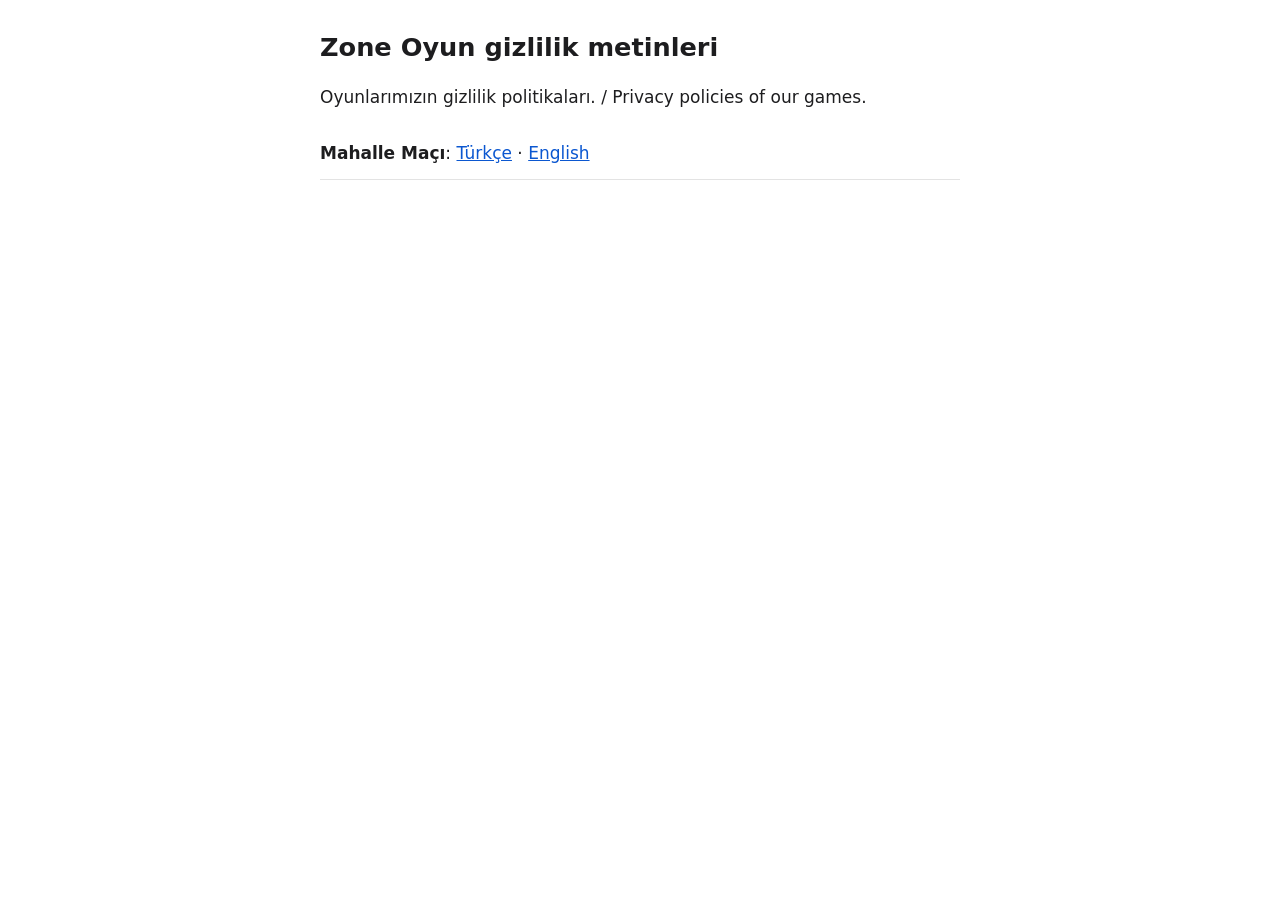
<file: index.html>
<!doctype html>
<html lang="tr">
<head>
<meta charset="utf-8">
<meta name="viewport" content="width=device-width, initial-scale=1">
<title>Zone Oyun gizlilik metinleri</title>
<link rel="stylesheet" href="stil.css">
</head>
<body>
<main>
<h1>Zone Oyun gizlilik metinleri</h1>
<p>Oyunlarımızın gizlilik politikaları. / Privacy policies of our games.</p>
<ul class="oyunlar">
<li><strong>Mahalle Maçı</strong>: <a href="mahalle-maci/">Türkçe</a> · <a href="mahalle-maci/en.html" hreflang="en" lang="en">English</a></li>
</ul>
</main>
</body>
</html>
</file>
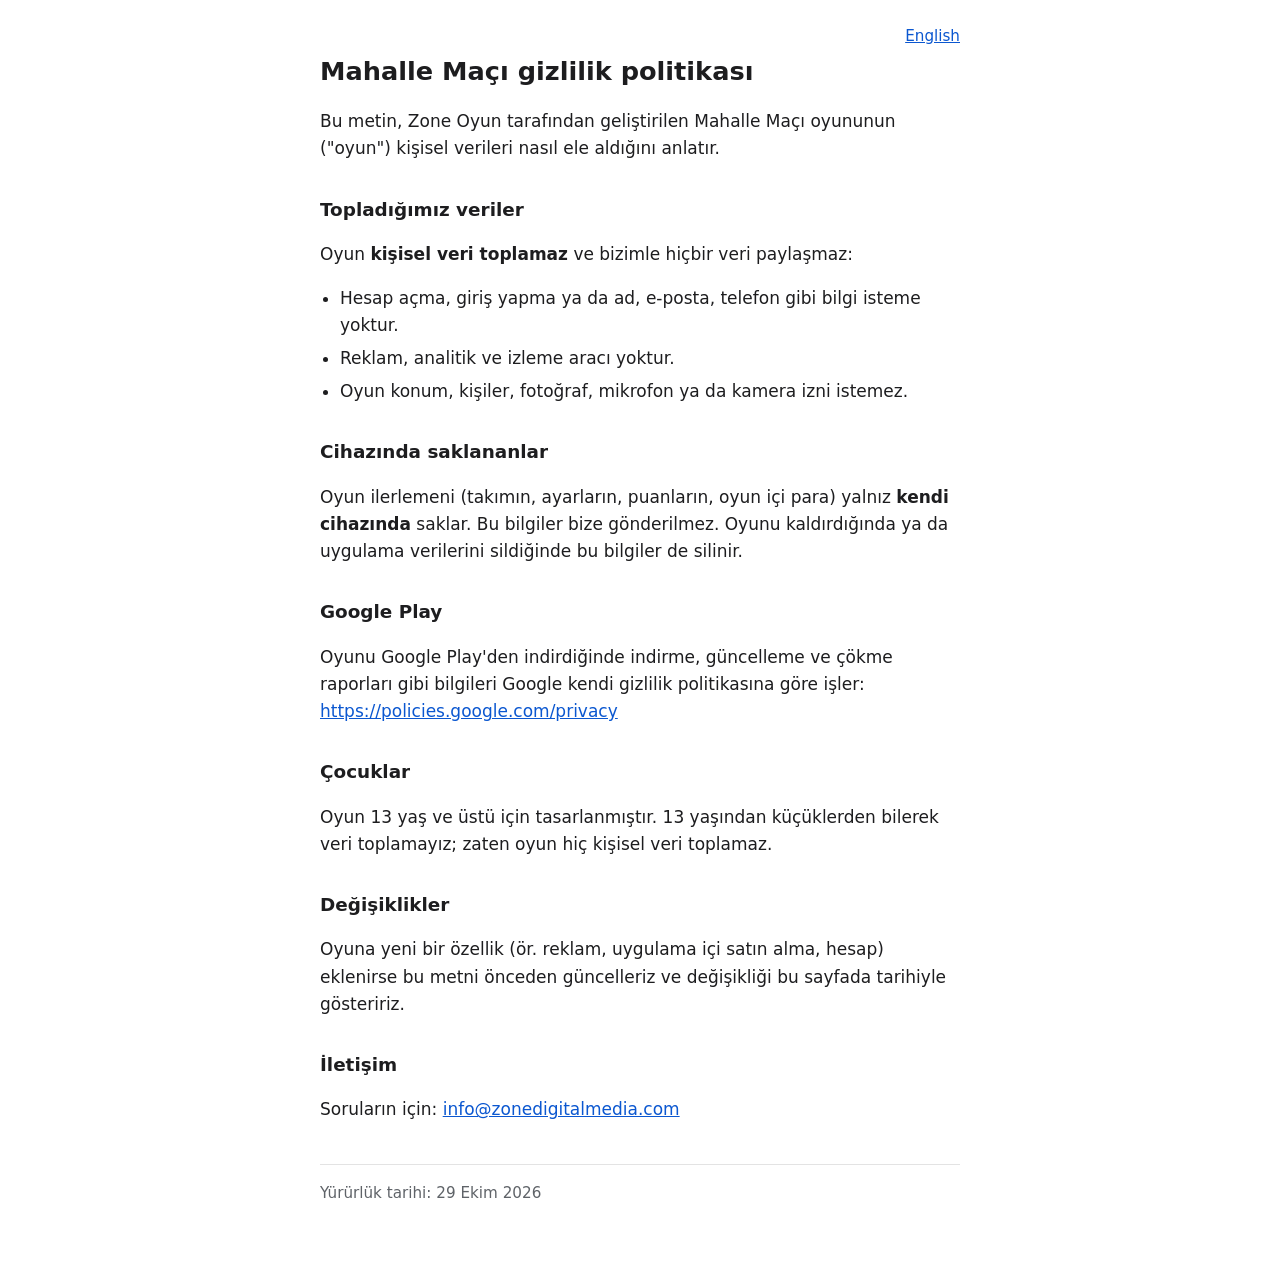
<file: mahalle-maci/index.html>
<!doctype html>
<html lang="tr">
<head>
<meta charset="utf-8">
<meta name="viewport" content="width=device-width, initial-scale=1">
<title>Mahalle Maçı gizlilik politikası</title>
<link rel="stylesheet" href="../stil.css">
</head>
<body>
<main>
<p class="dil"><a href="en.html" hreflang="en" lang="en">English</a></p>
<h1>Mahalle Maçı gizlilik politikası</h1>
<p>Bu metin, Zone Oyun tarafından geliştirilen Mahalle Maçı oyununun ("oyun") kişisel verileri nasıl ele aldığını anlatır.</p>
<h2>Topladığımız veriler</h2>
<p>Oyun <strong>kişisel veri toplamaz</strong> ve bizimle hiçbir veri paylaşmaz:</p>
<ul>
<li>Hesap açma, giriş yapma ya da ad, e-posta, telefon gibi bilgi isteme yoktur.</li>
<li>Reklam, analitik ve izleme aracı yoktur.</li>
<li>Oyun konum, kişiler, fotoğraf, mikrofon ya da kamera izni istemez.</li>
</ul>
<h2>Cihazında saklananlar</h2>
<p>Oyun ilerlemeni (takımın, ayarların, puanların, oyun içi para) yalnız <strong>kendi cihazında</strong> saklar. Bu bilgiler bize gönderilmez. Oyunu kaldırdığında ya da uygulama verilerini sildiğinde bu bilgiler de silinir.</p>
<h2>Google Play</h2>
<p>Oyunu Google Play'den indirdiğinde indirme, güncelleme ve çökme raporları gibi bilgileri Google kendi gizlilik politikasına göre işler: <a href="https://policies.google.com/privacy">https://policies.google.com/privacy</a></p>
<h2>Çocuklar</h2>
<p>Oyun 13 yaş ve üstü için tasarlanmıştır. 13 yaşından küçüklerden bilerek veri toplamayız; zaten oyun hiç kişisel veri toplamaz.</p>
<h2>Değişiklikler</h2>
<p>Oyuna yeni bir özellik (ör. reklam, uygulama içi satın alma, hesap) eklenirse bu metni önceden güncelleriz ve değişikliği bu sayfada tarihiyle gösteririz.</p>
<h2>İletişim</h2>
<p>Soruların için: <a href="mailto:info@zonedigitalmedia.com">info@zonedigitalmedia.com</a></p>
<p class="yururluk">Yürürlük tarihi: 29 Ekim 2026</p>
</main>
</body>
</html>
</file>
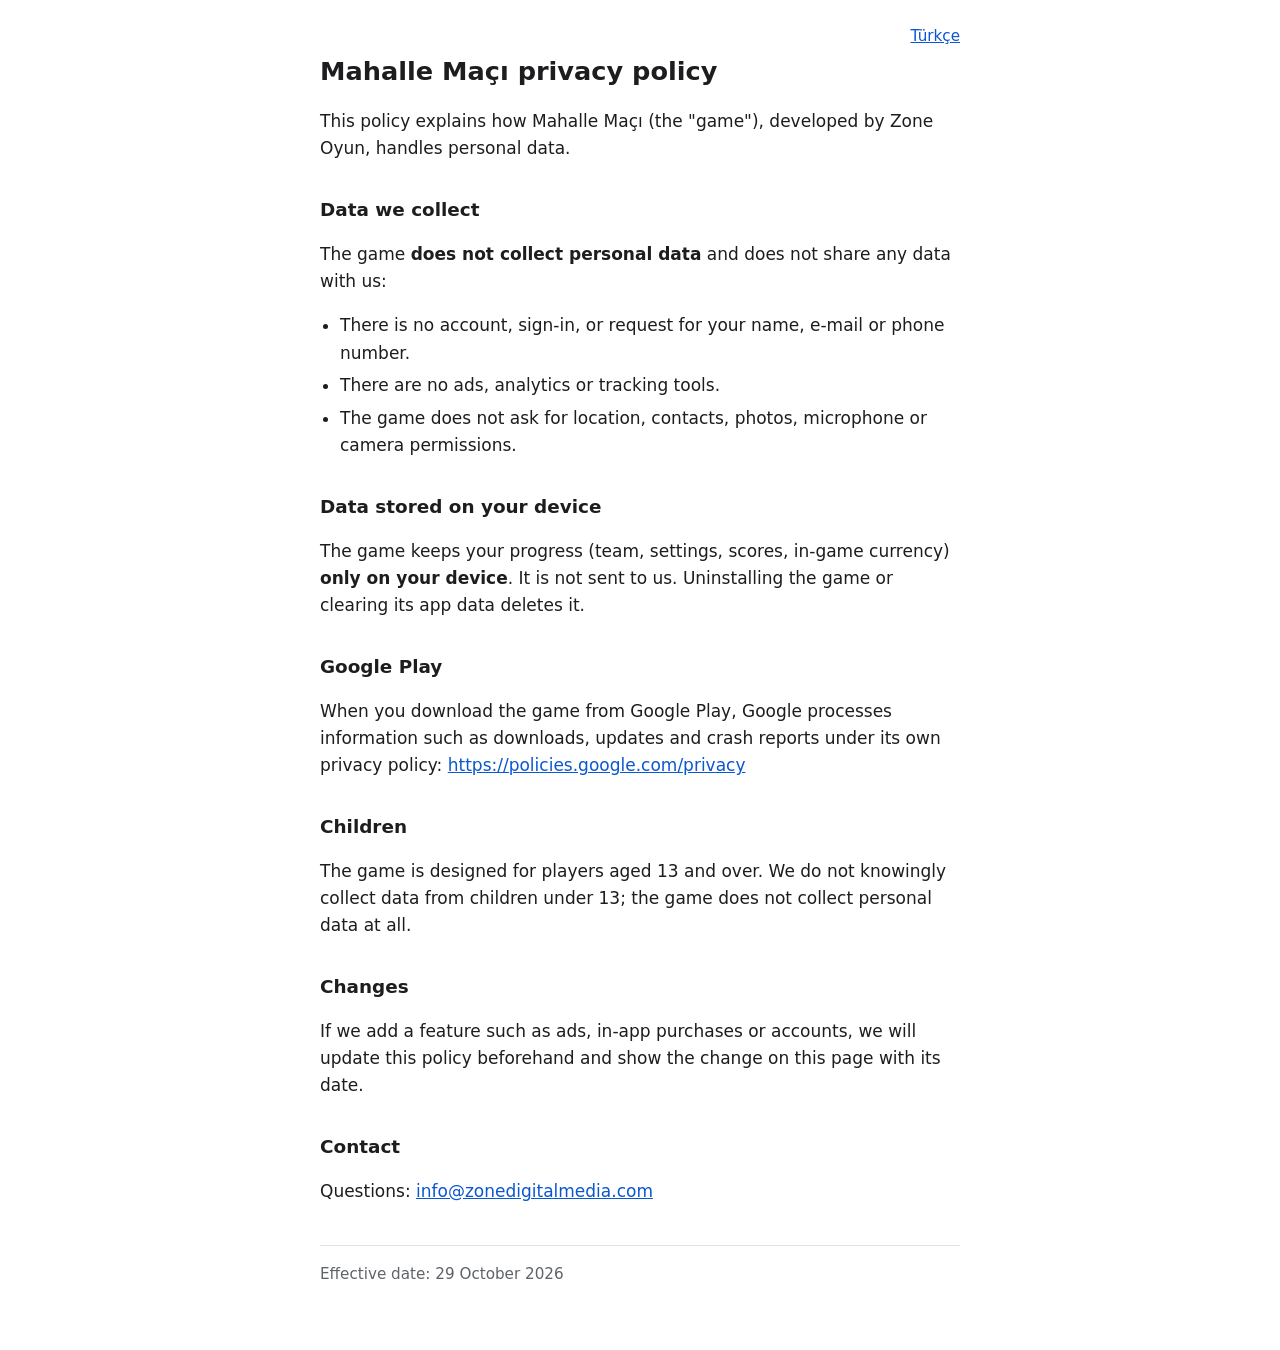
<file: mahalle-maci/en.html>
<!doctype html>
<html lang="en">
<head>
<meta charset="utf-8">
<meta name="viewport" content="width=device-width, initial-scale=1">
<title>Mahalle Maçı privacy policy</title>
<link rel="stylesheet" href="../stil.css">
</head>
<body>
<main>
<p class="dil"><a href="./" hreflang="tr" lang="tr">Türkçe</a></p>
<h1>Mahalle Maçı privacy policy</h1>
<p>This policy explains how Mahalle Maçı (the "game"), developed by Zone Oyun, handles personal data.</p>
<h2>Data we collect</h2>
<p>The game <strong>does not collect personal data</strong> and does not share any data with us:</p>
<ul>
<li>There is no account, sign-in, or request for your name, e-mail or phone number.</li>
<li>There are no ads, analytics or tracking tools.</li>
<li>The game does not ask for location, contacts, photos, microphone or camera permissions.</li>
</ul>
<h2>Data stored on your device</h2>
<p>The game keeps your progress (team, settings, scores, in-game currency) <strong>only on your device</strong>. It is not sent to us. Uninstalling the game or clearing its app data deletes it.</p>
<h2>Google Play</h2>
<p>When you download the game from Google Play, Google processes information such as downloads, updates and crash reports under its own privacy policy: <a href="https://policies.google.com/privacy">https://policies.google.com/privacy</a></p>
<h2>Children</h2>
<p>The game is designed for players aged 13 and over. We do not knowingly collect data from children under 13; the game does not collect personal data at all.</p>
<h2>Changes</h2>
<p>If we add a feature such as ads, in-app purchases or accounts, we will update this policy beforehand and show the change on this page with its date.</p>
<h2>Contact</h2>
<p>Questions: <a href="mailto:info@zonedigitalmedia.com">info@zonedigitalmedia.com</a></p>
<p class="yururluk">Effective date: 29 October 2026</p>
</main>
</body>
</html>
</file>
<file: stil.css>
:root {
  --zemin: #ffffff;
  --yazi: #1d1d1f;
  --soluk: #5f6368;
  --bag: #0b57d0;
  --cizgi: #e3e3e3;
}
@media (prefers-color-scheme: dark) {
  :root {
    --zemin: #121212;
    --yazi: #ececec;
    --soluk: #a8a8a8;
    --bag: #8ab4f8;
    --cizgi: #2e2e2e;
  }
}
* { box-sizing: border-box; }
body {
  margin: 0;
  background: var(--zemin);
  color: var(--yazi);
  font-family: system-ui, -apple-system, "Segoe UI", Roboto, sans-serif;
  font-size: 17px;
  line-height: 1.6;
}
main { max-width: 42rem; margin: 0 auto; padding: 24px 16px 48px; }
h1 { font-size: 1.6rem; line-height: 1.25; margin: 0.5rem 0 1.25rem; }
h2 { font-size: 1.15rem; margin: 2rem 0 0.5rem; }
ul { padding-left: 1.25rem; }
li { margin: 0.35rem 0; }
a { color: var(--bag); overflow-wrap: anywhere; }
.dil { text-align: right; margin: 0; font-size: 0.95rem; }
.bekliyor { color: var(--soluk); font-style: italic; }
.yururluk { margin-top: 2.5rem; padding-top: 1rem; border-top: 1px solid var(--cizgi); color: var(--soluk); font-size: 0.95rem; }
.oyunlar { list-style: none; padding: 0; }
.oyunlar li { padding: 0.75rem 0; border-bottom: 1px solid var(--cizgi); }
</file>
